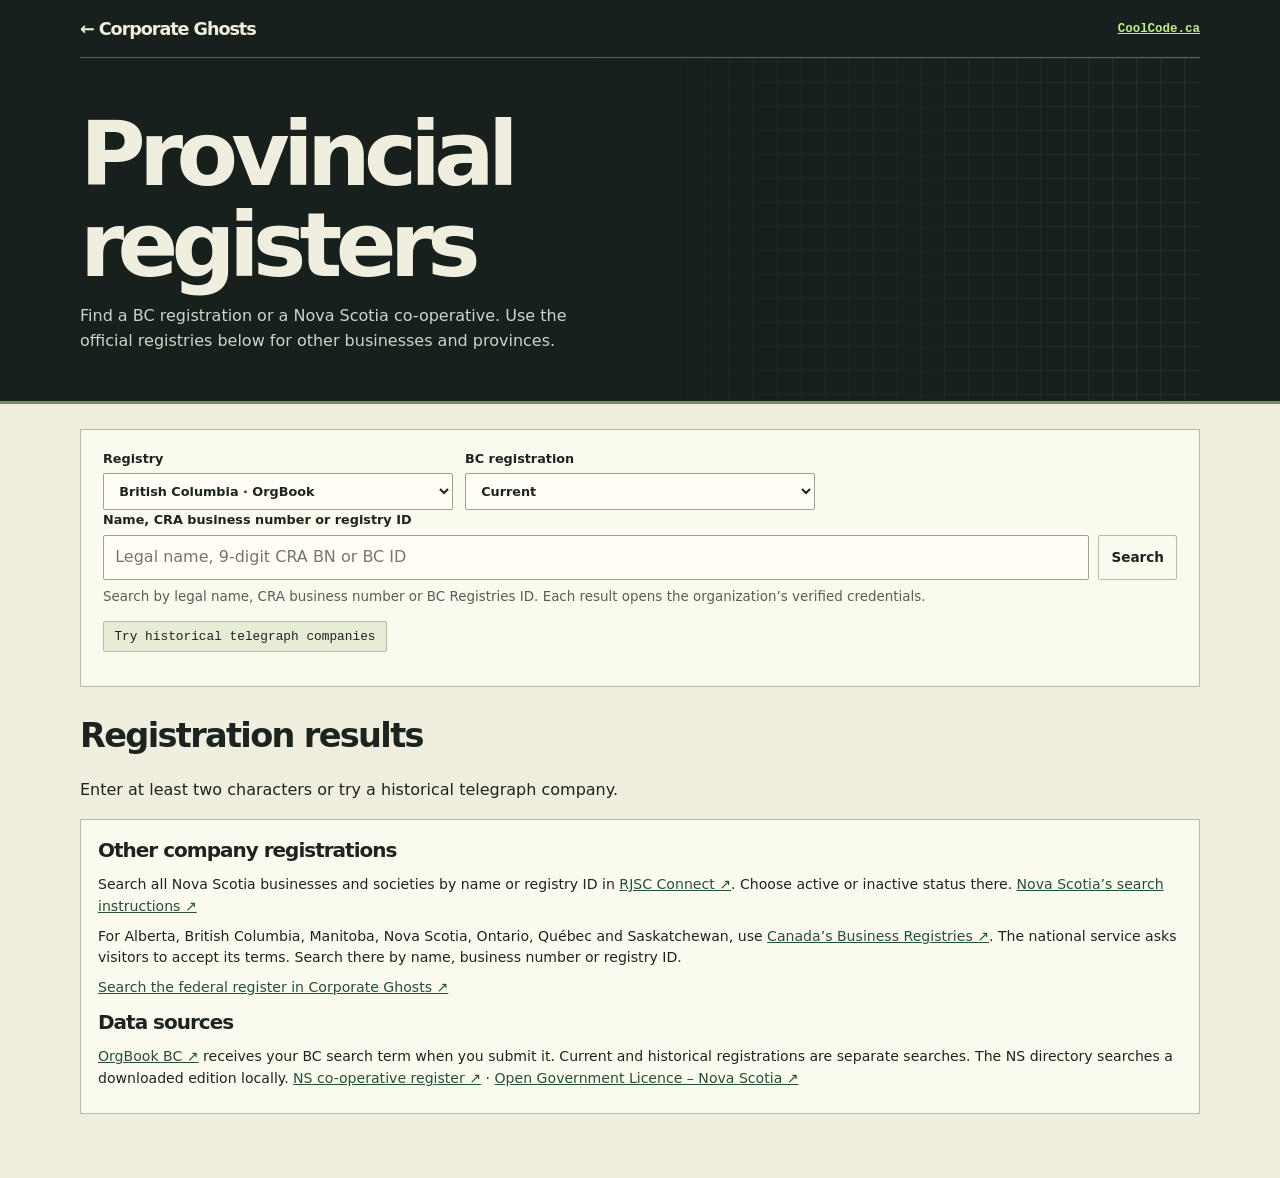
<file: web/provinces.html>
<!doctype html>
<html lang="en-CA"><head><meta charset="utf-8"><meta name="viewport" content="width=device-width,initial-scale=1"><title>Provincial registers · Corporate Ghosts</title><link rel="stylesheet" href="./style.css"><script type="module" src="./provinces.mjs"></script></head>
<body><header><div class="wrap mast"><a class="brand" href="./">← Corporate Ghosts</a><a href="https://coolcode.ca/">CoolCode.ca</a></div></header>
<section class="hero"><div class="wrap hero-inner"><div><h1>Provincial registers</h1><p>Find a BC registration or a Nova Scotia co-operative. Use the official registries below for other businesses and provinces.</p></div></div></section>
<main class="wrap workspace"><section class="panel search-panel"><form id="regional-form" role="search">
<div class="controls"><label>Registry<select id="province"><option value="bc">British Columbia · OrgBook</option><option value="ns">Nova Scotia · co-operatives</option></select></label>
<label id="status-field">BC registration<select id="history"><option value="true">Historical</option><option value="false">Current</option></select></label></div>
<label for="term">Name, CRA business number or registry ID</label><div class="search-row"><input type="search" id="term" maxlength="120" autocomplete="off"><button type="submit">Search</button></div>
<p id="scope" class="hint"></p><div class="chips"><button type="button" id="example"></button></div></form></section>
<section><h2>Registration results</h2><p id="result-status" role="status"></p><div id="matches"></div>
<nav id="paging" hidden aria-label="Provincial results pages"><button type="button" id="prev">Previous</button><span id="page"></span><button type="button" id="next">Next</button></nav></section>
<section class="panel note"><h2>Other company registrations</h2>
<p>Search all Nova Scotia businesses and societies by name or registry ID in <a href="https://rjsc.novascotia.ca/">RJSC Connect ↗</a>. Choose active or inactive status there. <a href="https://www.novascotia.ca/search-business-or-non-profit-information-filed-registry-joint-stock-companies">Nova Scotia’s search instructions ↗</a></p>
<p>For Alberta, British Columbia, Manitoba, Nova Scotia, Ontario, Québec and Saskatchewan, use <a href="https://ised-isde.canada.ca/cbr-rec/en/">Canada’s Business Registries ↗</a>. The national service asks visitors to accept its terms. Search there by name, business number or registry ID.</p>
<p><a href="./">Search the federal register in Corporate Ghosts ↗</a></p>
<h2>Data sources</h2><p><a href="https://orgbook.gov.bc.ca/">OrgBook BC ↗</a> receives your BC search term when you submit it. Current and historical registrations are separate searches. The NS directory searches a downloaded edition locally. <a href="https://data.novascotia.ca/d/k29k-n2db">NS co-operative register ↗</a> · <a href="https://novascotia.ca/opendata/licence.asp">Open Government Licence – Nova Scotia ↗</a></p></section>
</main></body></html>
</file>
<file: web/style.css>
:root{
  color-scheme:light;--dark:#17201c;--ink:#1d2420;--paper:#f0efdf;--panel:#fbfaef;--lime:#c4ed89;--line:#b9bba9;--muted:#526255;--mono:"IBM Plex Mono",Consolas,monospace;--sans:"Instrument Sans",system-ui,Arial,sans-serif;
  font-family:var(--sans);color:var(--ink);background:var(--paper);line-height:1.55
}
*{box-sizing:border-box}
[hidden]{display:none!important}
body{margin:0}
header,footer{background:var(--dark);color:var(--paper)}
.wrap{width:min(1120px,calc(100% - 40px));margin:auto}
.mast{height:58px;border-bottom:1px solid #566453;display:flex;align-items:center;justify-content:space-between;gap:1rem;font:600 .78rem var(--mono)}
.brand{font:750 1.1rem var(--sans);letter-spacing:-.06em;color:inherit;text-decoration:none}
.logo-mark{display:inline-grid;place-items:center;margin-right:.45rem;color:var(--dark);background:var(--lime);width:1.62rem;height:1.44rem;font:700 .75rem var(--mono)}
.mast a:not(.brand),footer a{color:var(--lime)}
.hero{background:var(--dark);color:var(--paper);border-bottom:3px solid #778a65}
.hero-inner{position:relative;overflow:hidden;isolation:isolate;display:grid;align-items:center;grid-template-columns:1.4fr .6fr;gap:30px;padding:41px 0 47px}
.hero-inner::before{content:"";position:absolute;z-index:-1;inset:0 0 0 45%;background:linear-gradient(#a7ba8619 1px,transparent 1px),linear-gradient(90deg,#a7ba8619 1px,transparent 1px);background-size:24px 24px;mask-image:linear-gradient(90deg,transparent,#000)}
.eyebrow{margin:0;color:var(--muted);font:700 .72rem/1.5 var(--mono);letter-spacing:.09em;text-transform:uppercase}
.hero .eyebrow{color:var(--lime)}
h1{font-size:clamp(2.9rem,7vw,5.9rem);line-height:1.02;letter-spacing:-.075em;margin:.6rem 0}
.hero p:not(.eyebrow){max-width:51ch;margin:.8rem 0 0;color:#cbd5c8;font-size:1rem}
.readout{justify-self:end;min-width:215px;background:#203329;color:#e6edd7;border:1px solid #809177;padding:1.1rem 1.3rem;box-shadow:4px 4px 0 #54604a}
.readout strong{display:block;font:720 clamp(1.75rem,3.4vw,2.8rem) var(--mono);letter-spacing:-.08em;color:var(--lime)}
.readout span{font:.78rem var(--mono)}
.workspace{padding:25px 0 52px}
.panel{background:var(--panel);border:1px solid var(--line)}
.search-panel{padding:19px 22px;margin-bottom:23px}
label{display:block;font-size:.8rem;font-weight:740}
.search-row{display:flex;align-items:stretch;gap:.6rem;margin:.3rem 0 .45rem}
input,select,button{font:inherit;color:inherit}
input,select{padding:.58rem .7rem;border:1px solid #97a492;background:#fffdf4;border-radius:2px;min-width:0}
#query{width:100%;font-size:1rem}
button,.button{padding:.48rem .75rem;border:1px solid var(--line);border-radius:2px;background:var(--panel);font-weight:680;font-size:.85rem;text-decoration:none;color:var(--ink);cursor:pointer}
button:hover,.button:hover{background:#e2edce}
button:disabled{opacity:.5;cursor:default}
button:focus-visible,a:focus-visible,select:focus-visible,input:focus-visible{outline:3px solid #b56013;outline-offset:3px}
.primary{background:var(--dark);color:var(--paper);border-color:var(--dark)}
.primary:hover{background:#385149;color:white}
.hint,#status,.record-meta{color:var(--muted);font-size:.84rem}
.hint{margin:.35rem 0 .8rem}
.chips{display:flex;flex-wrap:wrap;gap:6px;margin:.6rem 0 .95rem}
.chips button{font:.8rem var(--mono);padding:.44rem .65rem;background:#e6ecd5}
.chips button:hover{background:var(--lime)}
.controls{display:grid;grid-template-columns:repeat(3,minmax(0,1fr));gap:12px}
.controls select{width:100%;margin-top:.25rem}
.columns{display:grid;grid-template-columns:minmax(0,1fr) minmax(235px,.42fr);align-items:start;gap:19px}
.result-head{display:flex;align-items:end;justify-content:space-between;gap:12px;margin-bottom:.65rem}
h2{font-size:clamp(1.45rem,2.7vw,2.1rem);letter-spacing:-.05em;margin:0}
#status{margin:.2rem 0 0}
#records{display:grid;gap:8px}
.record{padding:13px 16px;border-left:3px solid #688b56;overflow-wrap:anywhere}
.record h3{margin:0;line-height:1.3;font-size:1.19rem;letter-spacing:-.025em}
.record h3 button{padding:0;background:none;border:0;font:inherit;font-weight:720;text-align:left;color:var(--ink)}
.record h3 button:hover{text-decoration:underline;text-underline-offset:.2em}
.record-meta{margin:.4rem 0 0}
.note{padding:15px 17px;margin-bottom:12px;font-size:.88rem}
.note h2{font-size:1.25rem}.note p{margin:.5rem 0}.note a{color:#254f3b}
.note dl,.fields{margin:.7rem 0;display:grid;grid-template-columns:minmax(100px,auto) minmax(0,1fr);gap:.35rem .65rem}
dt{font-weight:720}dd{margin:0;overflow-wrap:anywhere}
#pages{display:flex;align-items:center;justify-content:space-between;gap:10px;margin-top:12px;color:var(--muted);font:.8rem var(--mono)}
#map{width:100%;height:auto;display:block;background:#e5ece0;border:1px solid var(--line);border-radius:2px;margin-top:8px}
.empty{padding:20px}.empty h3{margin:0;font-size:1.2rem}
#detail{background:var(--panel);color:var(--ink);border:1px solid var(--line);border-radius:3px;max-width:min(680px,calc(100% - 28px));width:100%;max-height:85vh;overflow:auto;padding:20px 25px}
#detail::backdrop{background:#15261dcc}
.detail-head{display:flex;align-items:start;justify-content:space-between;gap:.75rem}
.detail-head h2{overflow-wrap:anywhere}
.actions{display:flex;flex-wrap:wrap;gap:8px;margin-top:1rem}
footer{padding:20px 0;font-size:.82rem}
footer .wrap{display:flex;justify-content:space-between;gap:18px;flex-wrap:wrap}
.skip{position:absolute;top:-100px}.skip:focus{top:4px;left:4px;z-index:2;background:var(--lime);color:var(--dark);padding:.5rem}
@media(max-width:790px){.columns{grid-template-columns:1fr}.sidebar{display:grid;grid-template-columns:1fr 1fr;gap:12px}.note{margin:0}}
@media(max-width:565px){.wrap{width:calc(100% - 24px)}.hero-inner{grid-template-columns:1fr;gap:17px;padding:28px 0}.readout{justify-self:stretch}.readout strong{display:inline-block;margin-right:.65rem}.search-panel{padding:14px}.controls{grid-template-columns:1fr 1fr}.sidebar{grid-template-columns:1fr}.search-row{gap:5px}.mast{font-size:.7rem}}
#regional-form #term{width:100%;min-width:0}
#paging{display:flex;gap:.75rem;align-items:center;margin:1rem 0}
#paging[hidden],#status-field[hidden]{display:none}

#live-form{align-items:end;flex-wrap:wrap}#live-form label{flex:1;min-width:180px}#live-id,#live-kind{display:block;width:100%}.multiline{white-space:pre-line}#live-results details,#current-record>details{border-top:1px solid #ccd5cc;padding:1rem 0}#live-results summary,#current-record summary{cursor:pointer;font-weight:700}#live-fields dd,.change p,#live-filings li{overflow-wrap:anywhere}.change{padding:.5rem 1rem;border-left:3px solid #8ea68b;margin:.7rem 0}.change p{margin:.3rem 0}#live-filings{max-height:30rem;overflow:auto}#live-filings li{padding:.5rem 0}#saved-captures button{text-align:left}#live-fields{margin-bottom:1.5rem}
</file>
